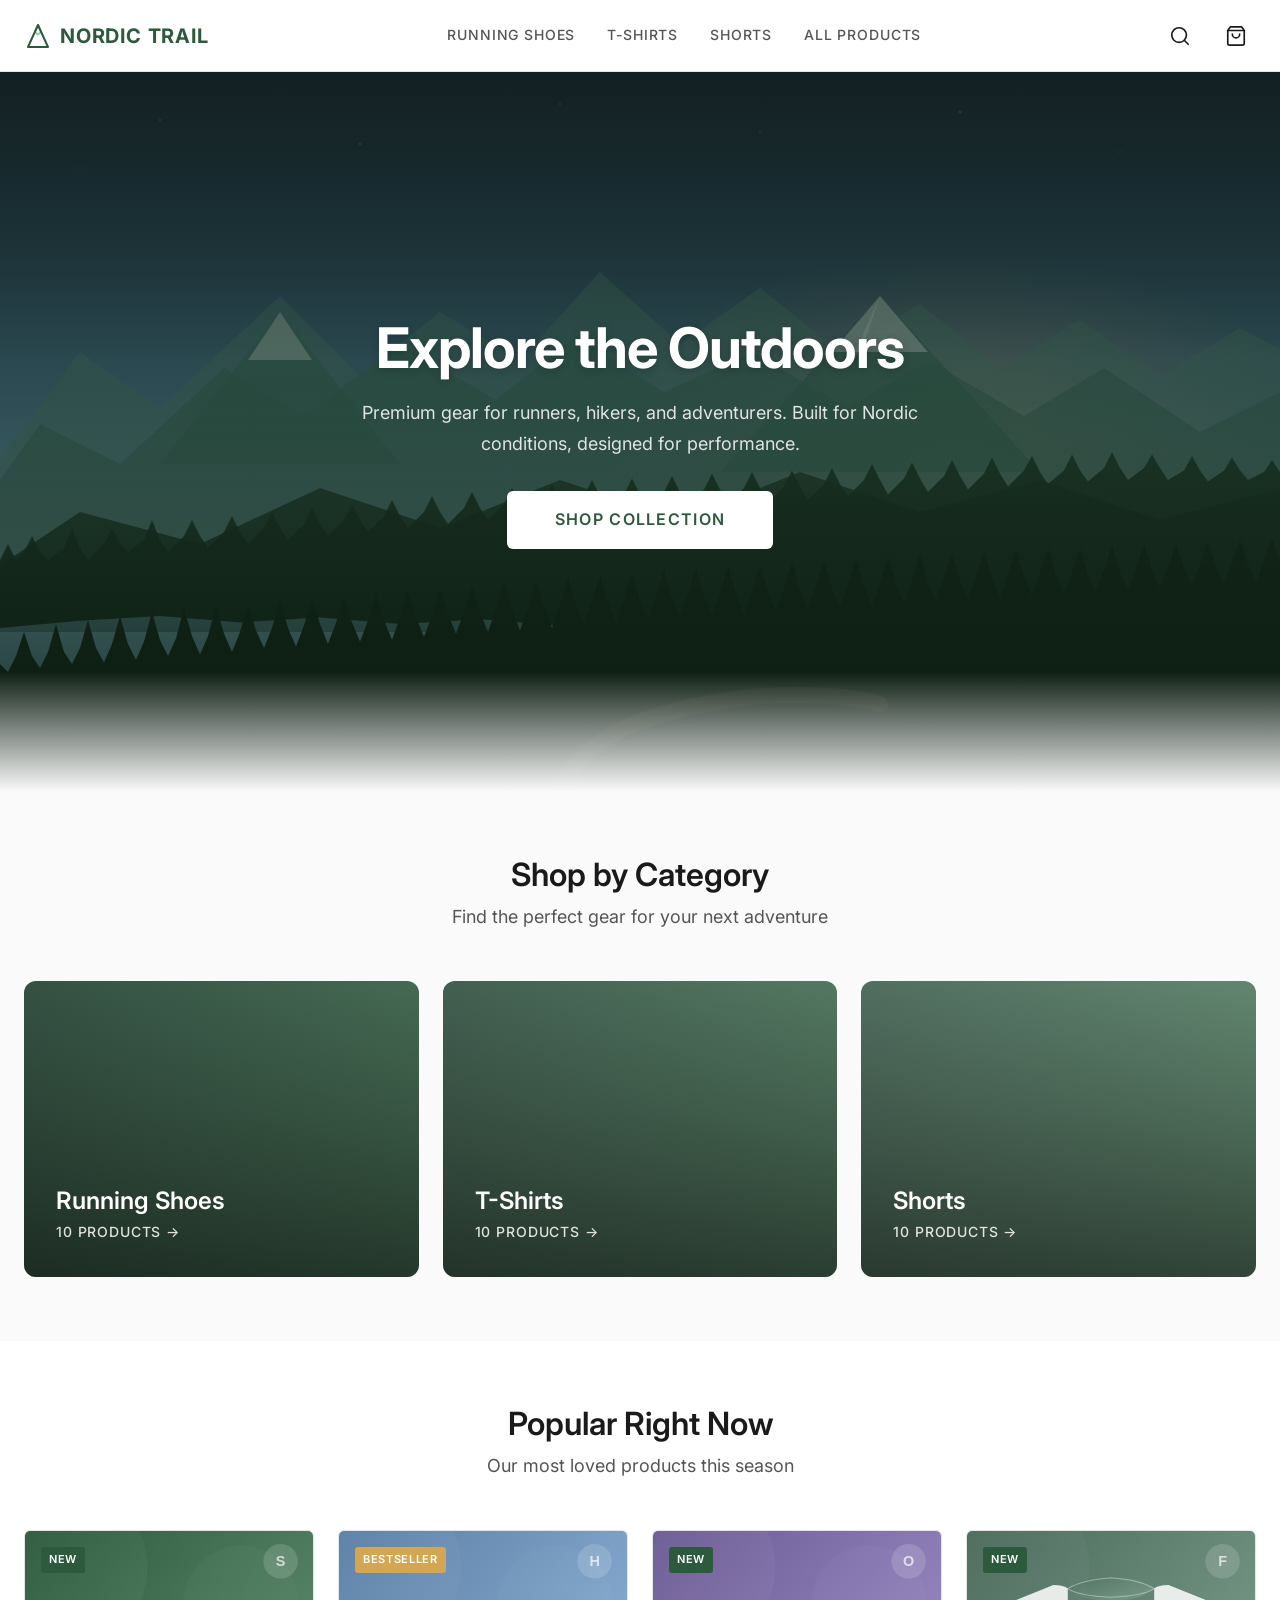
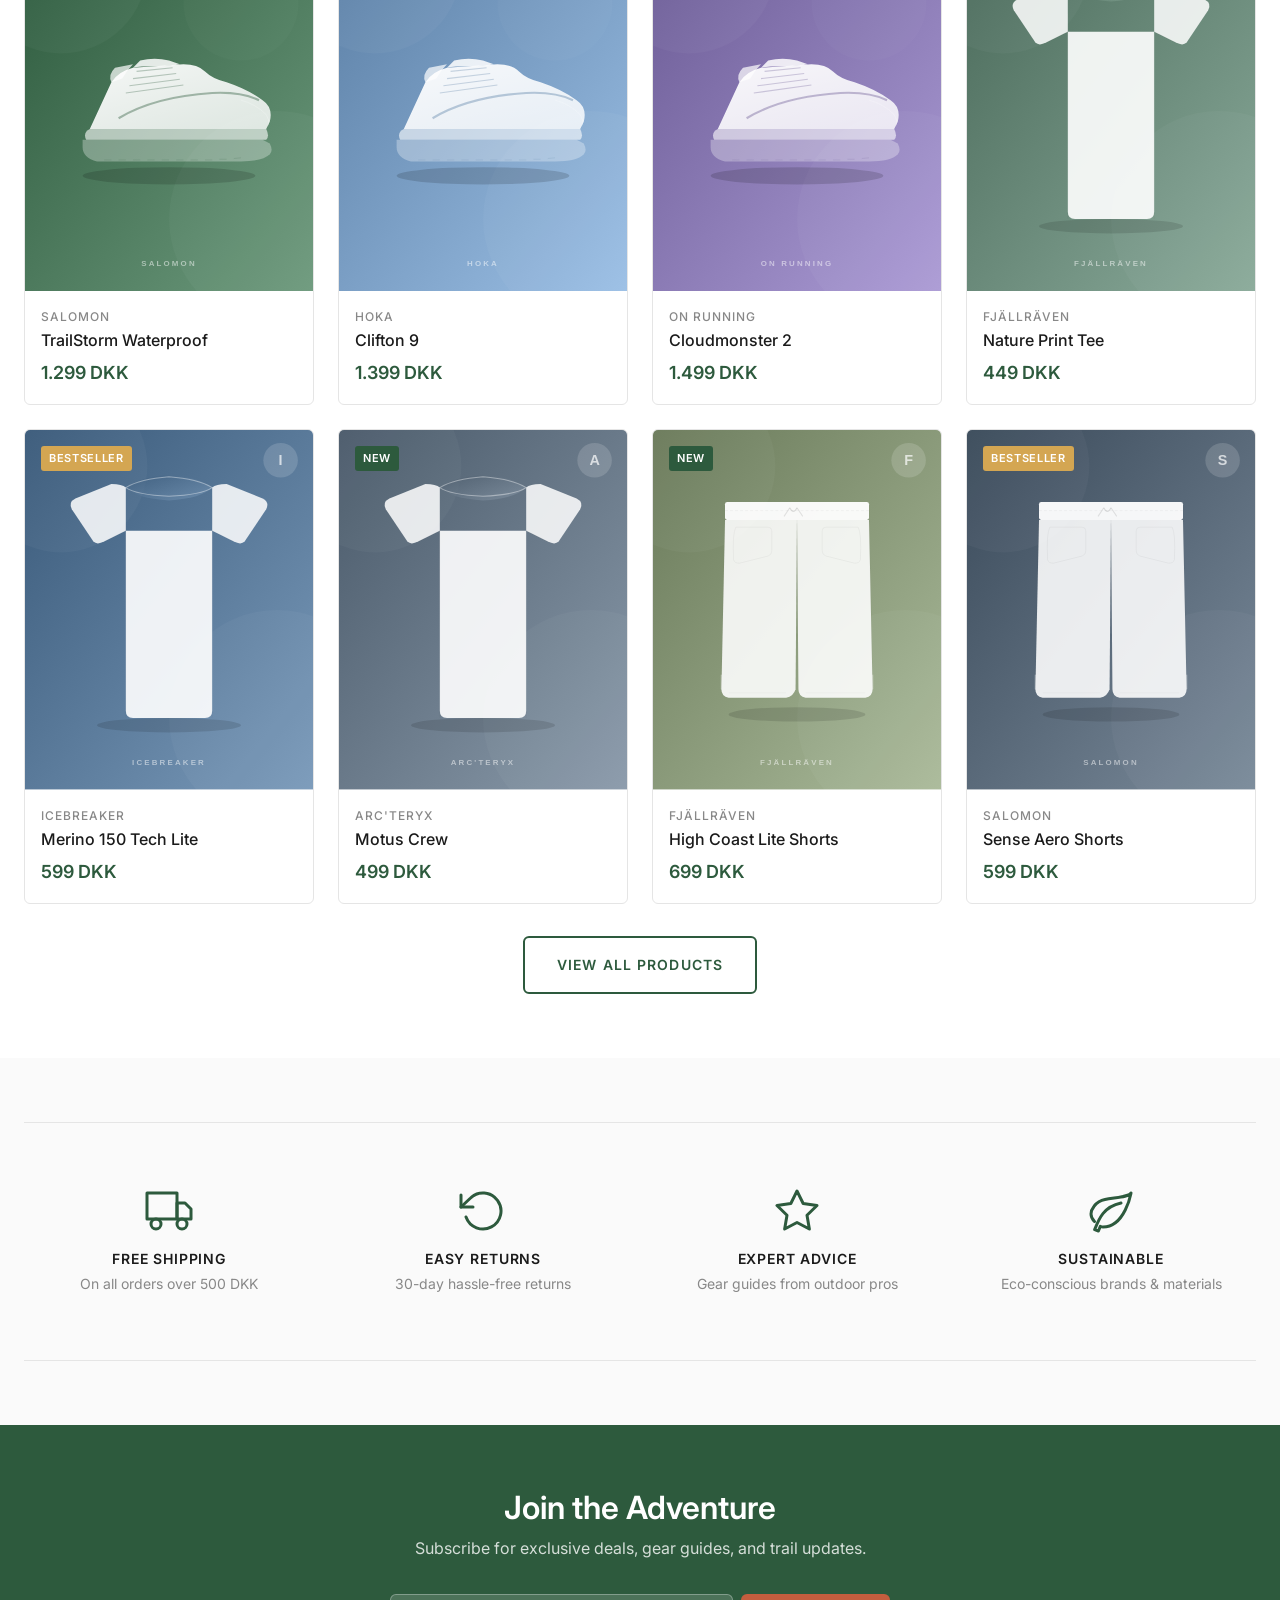
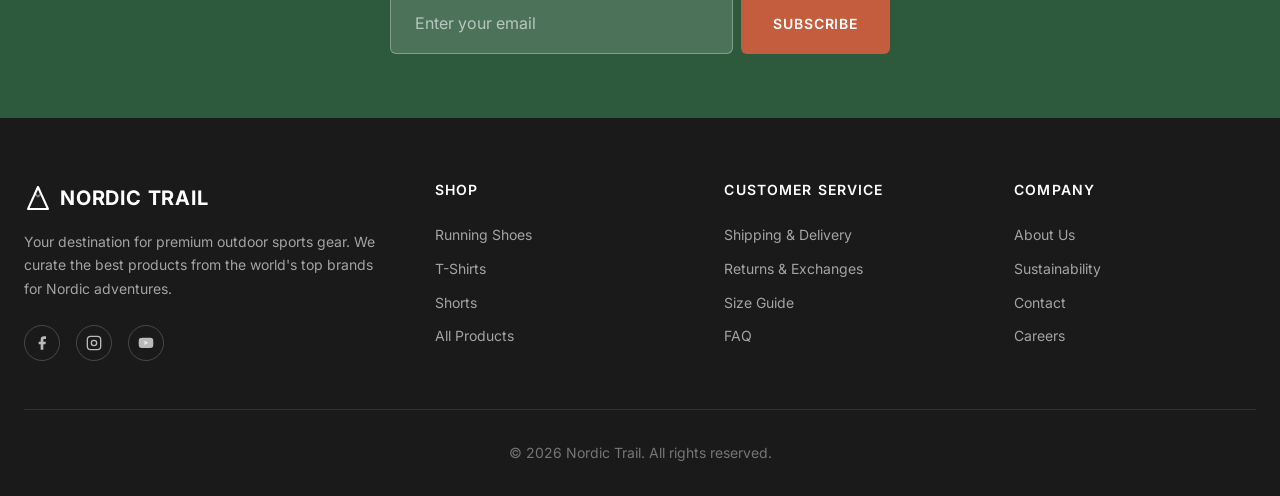
<file: index.html>
<!DOCTYPE html>
<html lang="en">
<head>
  <meta charset="UTF-8">
  <meta name="viewport" content="width=device-width, initial-scale=1.0">
  <title>Nordic Trail - Outdoor Sports & Running Gear</title>
  <meta name="description" content="Premium outdoor sports gear for runners, hikers, and adventurers. Shop running shoes, t-shirts, shorts from top brands.">
  <link rel="preconnect" href="https://fonts.googleapis.com">
  <link rel="preconnect" href="https://fonts.gstatic.com" crossorigin>
  <link href="https://fonts.googleapis.com/css2?family=Inter:wght@400;500;600;700&display=swap" rel="stylesheet">
  <link rel="stylesheet" href="css/styles.css">
</head>
<body data-page="home">

  <!-- SVG Icons -->
  <div style="display:none">
    <svg xmlns="http://www.w3.org/2000/svg">
      <symbol id="icon-search" viewBox="0 0 24 24"><circle cx="11" cy="11" r="8"/><line x1="21" y1="21" x2="16.65" y2="16.65"/></symbol>
      <symbol id="icon-cart" viewBox="0 0 24 24"><path d="M6 2L3 6v14a2 2 0 002 2h14a2 2 0 002-2V6l-3-4z"/><line x1="3" y1="6" x2="21" y2="6"/><path d="M16 10a4 4 0 01-8 0"/></symbol>
      <symbol id="icon-menu" viewBox="0 0 24 24"><line x1="3" y1="6" x2="21" y2="6"/><line x1="3" y1="12" x2="21" y2="12"/><line x1="3" y1="18" x2="21" y2="18"/></symbol>
      <symbol id="icon-close" viewBox="0 0 24 24"><line x1="18" y1="6" x2="6" y2="18"/><line x1="6" y1="6" x2="18" y2="18"/></symbol>
    </svg>
  </div>

  <!-- Header -->
  <header class="header">
    <div class="header-inner">
      <a href="index.html" class="logo">
        <svg viewBox="0 0 28 28" fill="none" stroke="currentColor" stroke-width="2" stroke-linecap="round" stroke-linejoin="round">
          <path d="M14 3L4 25h20L14 3z"/>
          <path d="M14 3l3 7-3 2.5L11 10l3-7z" opacity="0.4"/>
        </svg>
        NORDIC TRAIL
      </a>

      <nav class="nav-links">
        <a href="products.html?category=running-shoes">Running Shoes</a>
        <a href="products.html?category=t-shirts">T-Shirts</a>
        <a href="products.html?category=shorts">Shorts</a>
        <a href="products.html">All Products</a>
      </nav>

      <div class="header-actions">
        <button class="header-btn search-btn" aria-label="Search products">
          <svg><use href="#icon-search"/></svg>
        </button>
        <button class="header-btn cart-btn" aria-label="Open cart">
          <svg><use href="#icon-cart"/></svg>
          <span class="cart-count" aria-live="polite">0</span>
        </button>
        <button class="hamburger" aria-label="Open menu">
          <svg><use href="#icon-menu"/></svg>
        </button>
      </div>
    </div>
  </header>

  <!-- Mobile Menu -->
  <div class="mobile-menu-overlay"></div>
  <div class="mobile-menu">
    <div class="mobile-menu-header">
      <span class="logo" style="font-size:1rem">NORDIC TRAIL</span>
      <button class="mobile-menu-close" aria-label="Close menu">
        <svg><use href="#icon-close"/></svg>
      </button>
    </div>
    <nav class="mobile-nav-links">
      <a href="products.html?category=running-shoes">Running Shoes</a>
      <a href="products.html?category=t-shirts">T-Shirts</a>
      <a href="products.html?category=shorts">Shorts</a>
      <a href="products.html">All Products</a>
    </nav>
  </div>

  <!-- Search Overlay -->
  <div class="search-overlay">
    <div class="search-box">
      <div class="search-input-wrap">
        <svg viewBox="0 0 24 24" fill="none" stroke="currentColor" stroke-width="2" stroke-linecap="round" stroke-linejoin="round"><circle cx="11" cy="11" r="8"/><line x1="21" y1="21" x2="16.65" y2="16.65"/></svg>
        <input type="text" class="search-input" placeholder="Search for products, brands...">
      </div>
      <div class="search-results"></div>
    </div>
  </div>

  <main>
    <!-- Hero -->
    <section class="hero">
      <div class="hero-content">
        <h1>Explore the Outdoors</h1>
        <p>Premium gear for runners, hikers, and adventurers. Built for Nordic conditions, designed for performance.</p>
        <a href="products.html" class="btn btn-white btn-lg">Shop Collection</a>
      </div>
    </section>

    <!-- Categories -->
    <section class="section">
      <div class="container">
        <div class="section-header">
          <h2>Shop by Category</h2>
          <p>Find the perfect gear for your next adventure</p>
        </div>
        <div class="category-grid">
          <a href="products.html?category=running-shoes" class="category-card category-card-shoes">
            <div class="category-card-content">
              <h3>Running Shoes</h3>
              <span>10 Products &rarr;</span>
            </div>
          </a>
          <a href="products.html?category=t-shirts" class="category-card category-card-tshirts">
            <div class="category-card-content">
              <h3>T-Shirts</h3>
              <span>10 Products &rarr;</span>
            </div>
          </a>
          <a href="products.html?category=shorts" class="category-card category-card-shorts">
            <div class="category-card-content">
              <h3>Shorts</h3>
              <span>10 Products &rarr;</span>
            </div>
          </a>
        </div>
      </div>
    </section>

    <!-- Featured Products -->
    <section class="section" style="background: var(--color-surface)">
      <div class="container">
        <div class="section-header">
          <h2>Popular Right Now</h2>
          <p>Our most loved products this season</p>
        </div>
        <div class="product-grid featured-grid"></div>
        <div style="text-align:center;margin-top:var(--space-xl)">
          <a href="products.html" class="btn btn-outline">View All Products</a>
        </div>
      </div>
    </section>

    <!-- Value Propositions -->
    <section class="section">
      <div class="container">
        <div class="values-grid">
          <div class="value-item">
            <div class="value-icon">
              <svg viewBox="0 0 24 24" stroke-linecap="round" stroke-linejoin="round">
                <rect x="1" y="3" width="15" height="13"/><polygon points="16 8 20 8 23 11 23 16 16 16 16 8"/><circle cx="5.5" cy="18.5" r="2.5"/><circle cx="18.5" cy="18.5" r="2.5"/>
              </svg>
            </div>
            <h4>Free Shipping</h4>
            <p>On all orders over 500 DKK</p>
          </div>
          <div class="value-item">
            <div class="value-icon">
              <svg viewBox="0 0 24 24" stroke-linecap="round" stroke-linejoin="round">
                <polyline points="1 4 1 10 7 10"/><path d="M3.51 15a9 9 0 102.13-9.36L1 10"/>
              </svg>
            </div>
            <h4>Easy Returns</h4>
            <p>30-day hassle-free returns</p>
          </div>
          <div class="value-item">
            <div class="value-icon">
              <svg viewBox="0 0 24 24" stroke-linecap="round" stroke-linejoin="round">
                <polygon points="12 2 15.09 8.26 22 9.27 17 14.14 18.18 21.02 12 17.77 5.82 21.02 7 14.14 2 9.27 8.91 8.26 12 2"/>
              </svg>
            </div>
            <h4>Expert Advice</h4>
            <p>Gear guides from outdoor pros</p>
          </div>
          <div class="value-item">
            <div class="value-icon">
              <svg viewBox="0 0 24 24" stroke-linecap="round" stroke-linejoin="round">
                <path d="M17 8C8 10 5.9 16.17 3.82 21.34l1.89.66.95-2.3c.48.17.98.3 1.34.3C19 20 22 3 22 3c-1 2-8 2.25-13 3.25S2 11.5 2 13.5s1.75 3.75 1.75 3.75"/>
              </svg>
            </div>
            <h4>Sustainable</h4>
            <p>Eco-conscious brands & materials</p>
          </div>
        </div>
      </div>
    </section>

    <!-- Newsletter -->
    <section class="newsletter">
      <div class="container">
        <h2>Join the Adventure</h2>
        <p>Subscribe for exclusive deals, gear guides, and trail updates.</p>
        <form class="newsletter-form">
          <input type="email" placeholder="Enter your email" required>
          <button type="submit" class="btn">Subscribe</button>
        </form>
        <p class="newsletter-success">Thanks for subscribing! Welcome to the trail.</p>
      </div>
    </section>
  </main>

  <!-- Footer -->
  <footer class="footer">
    <div class="container">
      <div class="footer-grid">
        <div class="footer-about">
          <div class="logo" style="color:white">
            <svg viewBox="0 0 28 28" width="24" height="24" fill="none" stroke="currentColor" stroke-width="2" stroke-linecap="round" stroke-linejoin="round">
              <path d="M14 3L4 25h20L14 3z"/>
              <path d="M14 3l3 7-3 2.5L11 10l3-7z" opacity="0.4"/>
            </svg>
            NORDIC TRAIL
          </div>
          <p>Your destination for premium outdoor sports gear. We curate the best products from the world's top brands for Nordic adventures.</p>
          <div class="footer-social">
            <a href="#" aria-label="Facebook"><svg viewBox="0 0 24 24"><path d="M18 2h-3a5 5 0 00-5 5v3H7v4h3v8h4v-8h3l1-4h-4V7a1 1 0 011-1h3z"/></svg></a>
            <a href="#" aria-label="Instagram"><svg viewBox="0 0 24 24"><rect x="2" y="2" width="20" height="20" rx="5" ry="5" fill="none" stroke="rgba(255,255,255,0.7)" stroke-width="2"/><circle cx="12" cy="12" r="4" fill="none" stroke="rgba(255,255,255,0.7)" stroke-width="2"/></svg></a>
            <a href="#" aria-label="YouTube"><svg viewBox="0 0 24 24"><path d="M22.54 6.42a2.78 2.78 0 00-1.94-2C18.88 4 12 4 12 4s-6.88 0-8.6.46a2.78 2.78 0 00-1.94 2A29 29 0 001 11.75a29 29 0 00.46 5.33A2.78 2.78 0 003.4 19.1c1.72.46 8.6.46 8.6.46s6.88 0 8.6-.46a2.78 2.78 0 001.94-2 29 29 0 00.46-5.25 29 29 0 00-.46-5.43z"/><polygon points="9.75 15.02 15.5 11.75 9.75 8.48 9.75 15.02"/></svg></a>
          </div>
        </div>
        <div>
          <h4>Shop</h4>
          <ul class="footer-links">
            <li><a href="products.html?category=running-shoes">Running Shoes</a></li>
            <li><a href="products.html?category=t-shirts">T-Shirts</a></li>
            <li><a href="products.html?category=shorts">Shorts</a></li>
            <li><a href="products.html">All Products</a></li>
          </ul>
        </div>
        <div>
          <h4>Customer Service</h4>
          <ul class="footer-links">
            <li><a href="#">Shipping & Delivery</a></li>
            <li><a href="#">Returns & Exchanges</a></li>
            <li><a href="#">Size Guide</a></li>
            <li><a href="#">FAQ</a></li>
          </ul>
        </div>
        <div>
          <h4>Company</h4>
          <ul class="footer-links">
            <li><a href="#">About Us</a></li>
            <li><a href="#">Sustainability</a></li>
            <li><a href="#">Contact</a></li>
            <li><a href="#">Careers</a></li>
          </ul>
        </div>
      </div>
      <div class="footer-bottom">
        &copy; 2026 Nordic Trail. All rights reserved.
      </div>
    </div>
  </footer>

  <!-- Cart Drawer -->
  <div class="cart-overlay"></div>
  <div class="cart-drawer">
    <div class="cart-drawer-header">
      <h3>Your Cart (0)</h3>
      <button class="cart-close-btn" aria-label="Close cart">
        <svg viewBox="0 0 24 24" stroke-linecap="round" stroke-linejoin="round"><line x1="18" y1="6" x2="6" y2="18"/><line x1="6" y1="6" x2="18" y2="18"/></svg>
      </button>
    </div>
    <div class="cart-items"></div>
    <div class="cart-drawer-footer" style="display:none">
      <div class="cart-subtotal">
        <span>Subtotal</span>
        <span class="cart-subtotal-amount">0 DKK</span>
      </div>
      <button class="cart-checkout-btn">Checkout</button>
      <a href="#" class="cart-continue">Continue Shopping</a>
    </div>
  </div>

  <script src="js/data/products.js"></script>
  <script src="js/cart.js"></script>
  <script src="js/app.js"></script>
</body>
</html>
</file>
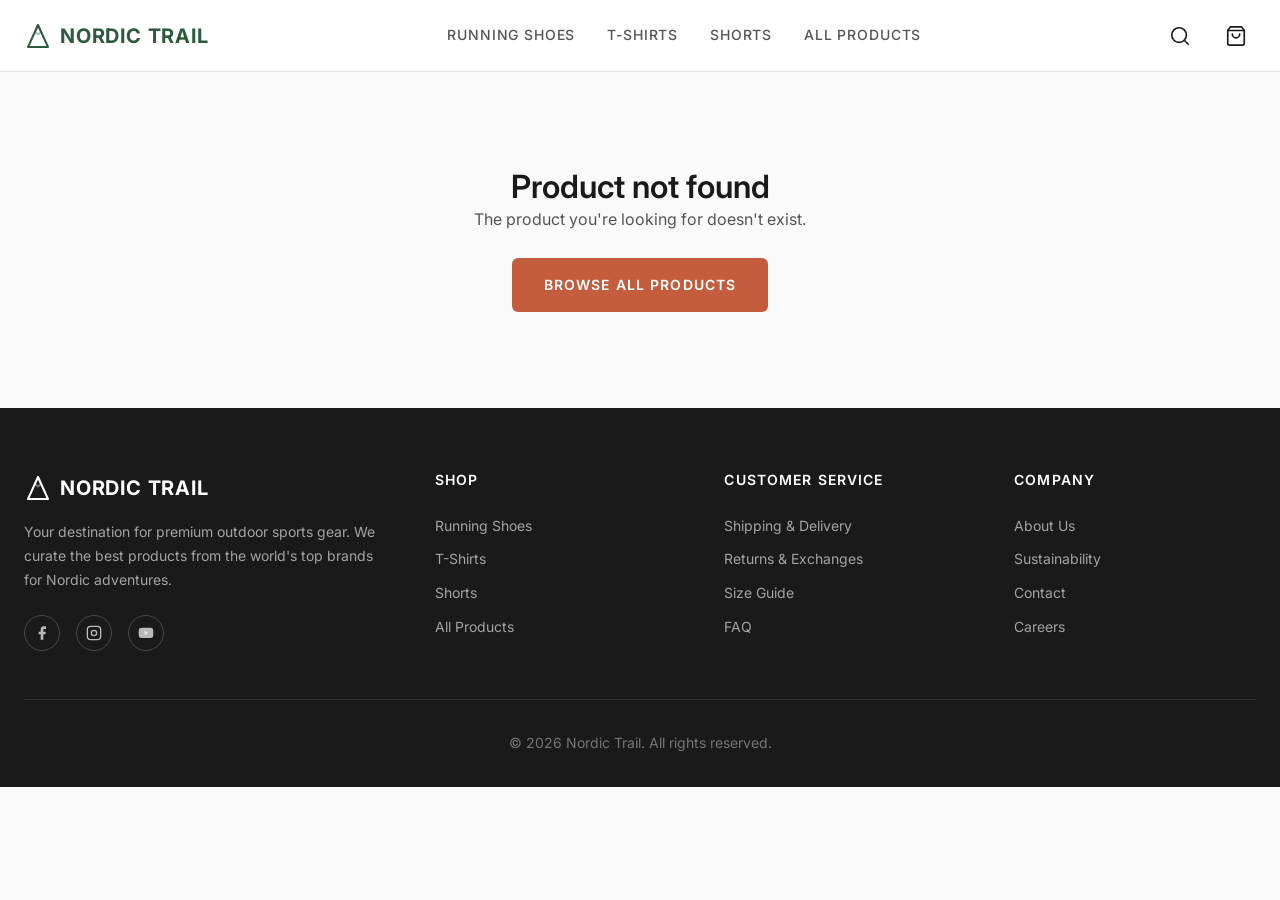
<file: product-detail.html>
<!DOCTYPE html>
<html lang="en">
<head>
  <meta charset="UTF-8">
  <meta name="viewport" content="width=device-width, initial-scale=1.0">
  <title>Product Detail - Nordic Trail</title>
  <meta name="description" content="View product details, select your size, and add to cart.">
  <link rel="preconnect" href="https://fonts.googleapis.com">
  <link rel="preconnect" href="https://fonts.gstatic.com" crossorigin>
  <link href="https://fonts.googleapis.com/css2?family=Inter:wght@400;500;600;700&display=swap" rel="stylesheet">
  <link rel="stylesheet" href="css/styles.css">
</head>
<body data-page="detail">

  <!-- SVG Icons -->
  <div style="display:none">
    <svg xmlns="http://www.w3.org/2000/svg">
      <symbol id="icon-search" viewBox="0 0 24 24"><circle cx="11" cy="11" r="8"/><line x1="21" y1="21" x2="16.65" y2="16.65"/></symbol>
      <symbol id="icon-cart" viewBox="0 0 24 24"><path d="M6 2L3 6v14a2 2 0 002 2h14a2 2 0 002-2V6l-3-4z"/><line x1="3" y1="6" x2="21" y2="6"/><path d="M16 10a4 4 0 01-8 0"/></symbol>
      <symbol id="icon-menu" viewBox="0 0 24 24"><line x1="3" y1="6" x2="21" y2="6"/><line x1="3" y1="12" x2="21" y2="12"/><line x1="3" y1="18" x2="21" y2="18"/></symbol>
      <symbol id="icon-close" viewBox="0 0 24 24"><line x1="18" y1="6" x2="6" y2="18"/><line x1="6" y1="6" x2="18" y2="18"/></symbol>
      <symbol id="icon-chevron-down" viewBox="0 0 24 24"><polyline points="6 9 12 15 18 9"/></symbol>
    </svg>
  </div>

  <!-- Header -->
  <header class="header">
    <div class="header-inner">
      <a href="index.html" class="logo">
        <svg viewBox="0 0 28 28" width="28" height="28" fill="none" stroke="currentColor" stroke-width="2" stroke-linecap="round" stroke-linejoin="round">
          <path d="M14 3L4 25h20L14 3z"/>
          <path d="M14 3l3 7-3 2.5L11 10l3-7z" opacity="0.4"/>
        </svg>
        NORDIC TRAIL
      </a>

      <nav class="nav-links">
        <a href="products.html?category=running-shoes">Running Shoes</a>
        <a href="products.html?category=t-shirts">T-Shirts</a>
        <a href="products.html?category=shorts">Shorts</a>
        <a href="products.html">All Products</a>
      </nav>

      <div class="header-actions">
        <button class="header-btn search-btn" aria-label="Search products">
          <svg><use href="#icon-search"/></svg>
        </button>
        <button class="header-btn cart-btn" aria-label="Open cart">
          <svg><use href="#icon-cart"/></svg>
          <span class="cart-count" aria-live="polite">0</span>
        </button>
        <button class="hamburger" aria-label="Open menu">
          <svg><use href="#icon-menu"/></svg>
        </button>
      </div>
    </div>
  </header>

  <!-- Mobile Menu -->
  <div class="mobile-menu-overlay"></div>
  <div class="mobile-menu">
    <div class="mobile-menu-header">
      <span class="logo" style="font-size:1rem">NORDIC TRAIL</span>
      <button class="mobile-menu-close" aria-label="Close menu">
        <svg><use href="#icon-close"/></svg>
      </button>
    </div>
    <nav class="mobile-nav-links">
      <a href="products.html?category=running-shoes">Running Shoes</a>
      <a href="products.html?category=t-shirts">T-Shirts</a>
      <a href="products.html?category=shorts">Shorts</a>
      <a href="products.html">All Products</a>
    </nav>
  </div>

  <!-- Search Overlay -->
  <div class="search-overlay">
    <div class="search-box">
      <div class="search-input-wrap">
        <svg viewBox="0 0 24 24" fill="none" stroke="currentColor" stroke-width="2" stroke-linecap="round" stroke-linejoin="round"><circle cx="11" cy="11" r="8"/><line x1="21" y1="21" x2="16.65" y2="16.65"/></svg>
        <input type="text" class="search-input" placeholder="Search for products, brands...">
      </div>
      <div class="search-results"></div>
    </div>
  </div>

  <main class="product-detail-container">
    <div class="container">
      <!-- Breadcrumb -->
      <div class="page-header">
        <div class="breadcrumb">
          <a href="index.html">Home</a> / <a href="products.html" class="breadcrumb-category">Products</a> / <span class="breadcrumb-product">Product</span>
        </div>
      </div>

      <!-- Product Detail -->
      <div class="product-detail">
        <div class="product-detail-image">
          <img src="" alt="Product image">
        </div>
        <div class="product-detail-info">
          <span class="product-badge detail-badge" style="display:none;margin-bottom:12px"></span>
          <div class="detail-brand"></div>
          <h1 class="detail-name"></h1>
          <div class="detail-price"></div>
          <p class="detail-description"></p>

          <!-- Size Selector -->
          <div class="size-selector">
            <span class="size-selector-label">Select Size</span>
            <div class="size-options"></div>
          </div>

          <!-- Add to Cart -->
          <button class="add-to-cart-btn" disabled>Add to Cart</button>

          <!-- Product Details Accordion -->
          <div class="product-details-accordion">
            <div class="accordion-item">
              <button class="accordion-trigger">
                Materials & Specs
                <svg viewBox="0 0 24 24" stroke-linecap="round" stroke-linejoin="round"><use href="#icon-chevron-down"/></svg>
              </button>
              <div class="accordion-content">
                <p class="detail-materials"></p>
                <p class="detail-weight" style="margin-top:8px"></p>
              </div>
            </div>
            <div class="accordion-item">
              <button class="accordion-trigger">
                Shipping & Returns
                <svg viewBox="0 0 24 24" stroke-linecap="round" stroke-linejoin="round"><use href="#icon-chevron-down"/></svg>
              </button>
              <div class="accordion-content">
                <p>Free shipping on orders over 500 DKK. Standard delivery 2-4 business days. Express delivery available.</p>
                <p style="margin-top:8px">Free returns within 30 days. Items must be unworn with original tags attached.</p>
              </div>
            </div>
          </div>
        </div>
      </div>

      <!-- Related Products -->
      <section class="related-products">
        <h2>You Might Also Like</h2>
        <div class="product-grid related-grid"></div>
      </section>
    </div>
  </main>

  <!-- Footer -->
  <footer class="footer">
    <div class="container">
      <div class="footer-grid">
        <div class="footer-about">
          <div class="logo" style="color:white">
            <svg viewBox="0 0 28 28" width="24" height="24" fill="none" stroke="currentColor" stroke-width="2" stroke-linecap="round" stroke-linejoin="round">
              <path d="M14 3L4 25h20L14 3z"/>
              <path d="M14 3l3 7-3 2.5L11 10l3-7z" opacity="0.4"/>
            </svg>
            NORDIC TRAIL
          </div>
          <p>Your destination for premium outdoor sports gear. We curate the best products from the world's top brands for Nordic adventures.</p>
          <div class="footer-social">
            <a href="#" aria-label="Facebook"><svg viewBox="0 0 24 24"><path d="M18 2h-3a5 5 0 00-5 5v3H7v4h3v8h4v-8h3l1-4h-4V7a1 1 0 011-1h3z"/></svg></a>
            <a href="#" aria-label="Instagram"><svg viewBox="0 0 24 24"><rect x="2" y="2" width="20" height="20" rx="5" ry="5" fill="none" stroke="rgba(255,255,255,0.7)" stroke-width="2"/><circle cx="12" cy="12" r="4" fill="none" stroke="rgba(255,255,255,0.7)" stroke-width="2"/></svg></a>
            <a href="#" aria-label="YouTube"><svg viewBox="0 0 24 24"><path d="M22.54 6.42a2.78 2.78 0 00-1.94-2C18.88 4 12 4 12 4s-6.88 0-8.6.46a2.78 2.78 0 00-1.94 2A29 29 0 001 11.75a29 29 0 00.46 5.33A2.78 2.78 0 003.4 19.1c1.72.46 8.6.46 8.6.46s6.88 0 8.6-.46a2.78 2.78 0 001.94-2 29 29 0 00.46-5.25 29 29 0 00-.46-5.43z"/><polygon points="9.75 15.02 15.5 11.75 9.75 8.48 9.75 15.02"/></svg></a>
          </div>
        </div>
        <div>
          <h4>Shop</h4>
          <ul class="footer-links">
            <li><a href="products.html?category=running-shoes">Running Shoes</a></li>
            <li><a href="products.html?category=t-shirts">T-Shirts</a></li>
            <li><a href="products.html?category=shorts">Shorts</a></li>
            <li><a href="products.html">All Products</a></li>
          </ul>
        </div>
        <div>
          <h4>Customer Service</h4>
          <ul class="footer-links">
            <li><a href="#">Shipping & Delivery</a></li>
            <li><a href="#">Returns & Exchanges</a></li>
            <li><a href="#">Size Guide</a></li>
            <li><a href="#">FAQ</a></li>
          </ul>
        </div>
        <div>
          <h4>Company</h4>
          <ul class="footer-links">
            <li><a href="#">About Us</a></li>
            <li><a href="#">Sustainability</a></li>
            <li><a href="#">Contact</a></li>
            <li><a href="#">Careers</a></li>
          </ul>
        </div>
      </div>
      <div class="footer-bottom">
        &copy; 2026 Nordic Trail. All rights reserved.
      </div>
    </div>
  </footer>

  <!-- Cart Drawer -->
  <div class="cart-overlay"></div>
  <div class="cart-drawer">
    <div class="cart-drawer-header">
      <h3>Your Cart (0)</h3>
      <button class="cart-close-btn" aria-label="Close cart">
        <svg viewBox="0 0 24 24" stroke-linecap="round" stroke-linejoin="round"><line x1="18" y1="6" x2="6" y2="18"/><line x1="6" y1="6" x2="18" y2="18"/></svg>
      </button>
    </div>
    <div class="cart-items"></div>
    <div class="cart-drawer-footer" style="display:none">
      <div class="cart-subtotal">
        <span>Subtotal</span>
        <span class="cart-subtotal-amount">0 DKK</span>
      </div>
      <button class="cart-checkout-btn">Checkout</button>
      <a href="#" class="cart-continue">Continue Shopping</a>
    </div>
  </div>

  <script src="js/data/products.js"></script>
  <script src="js/cart.js"></script>
  <script src="js/app.js"></script>
</body>
</html>
</file>
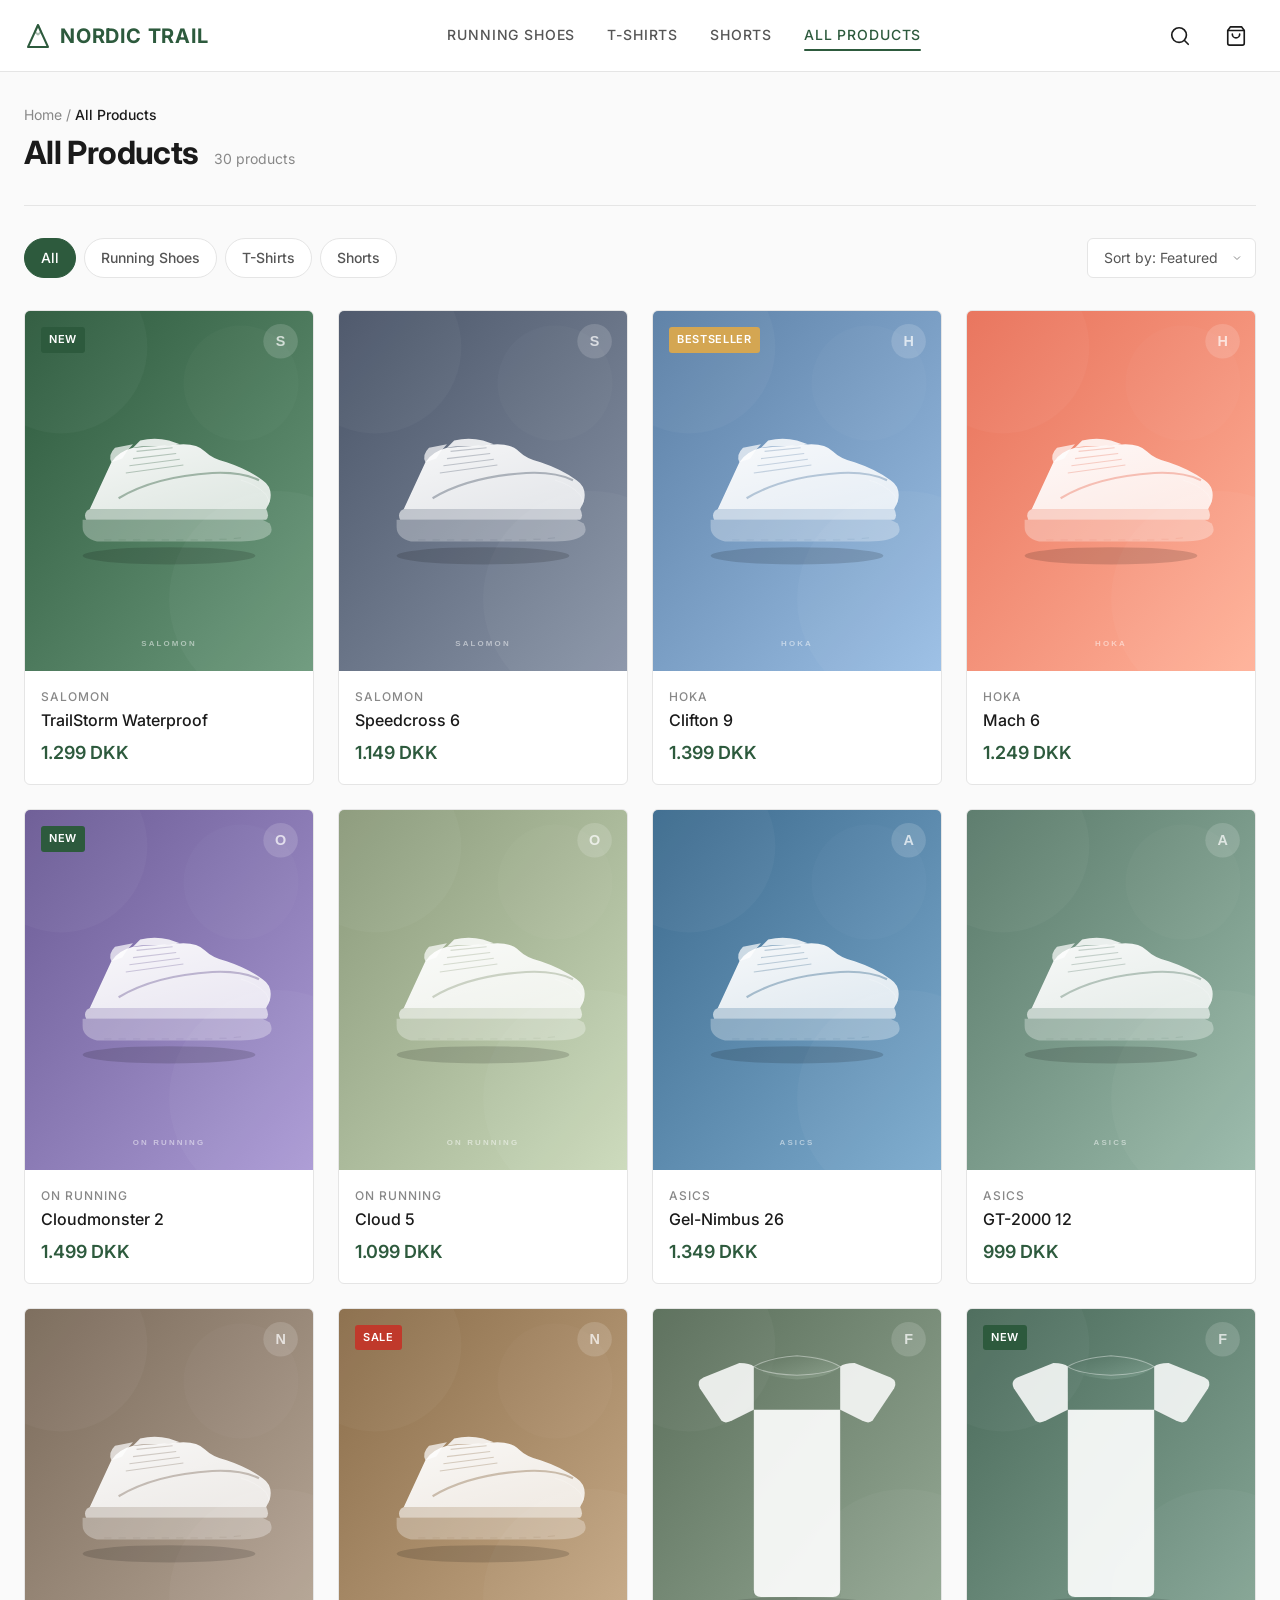
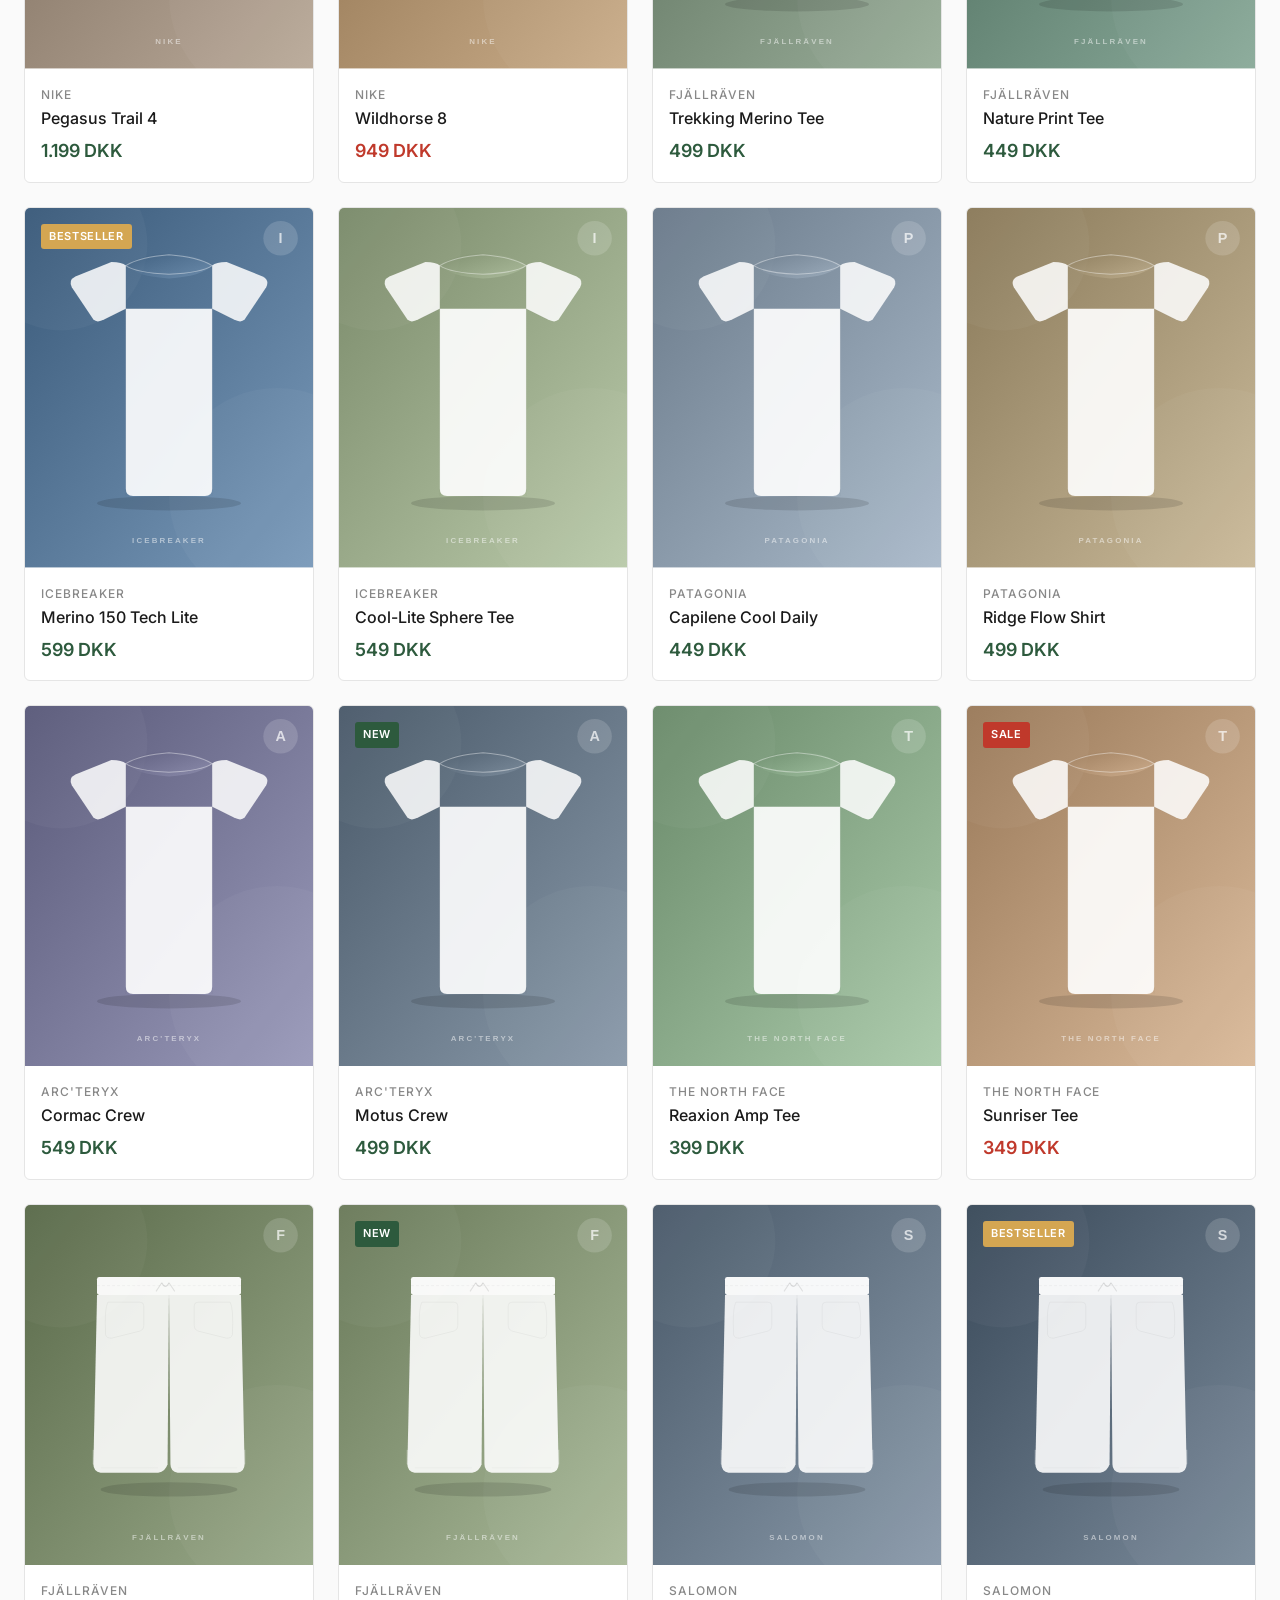
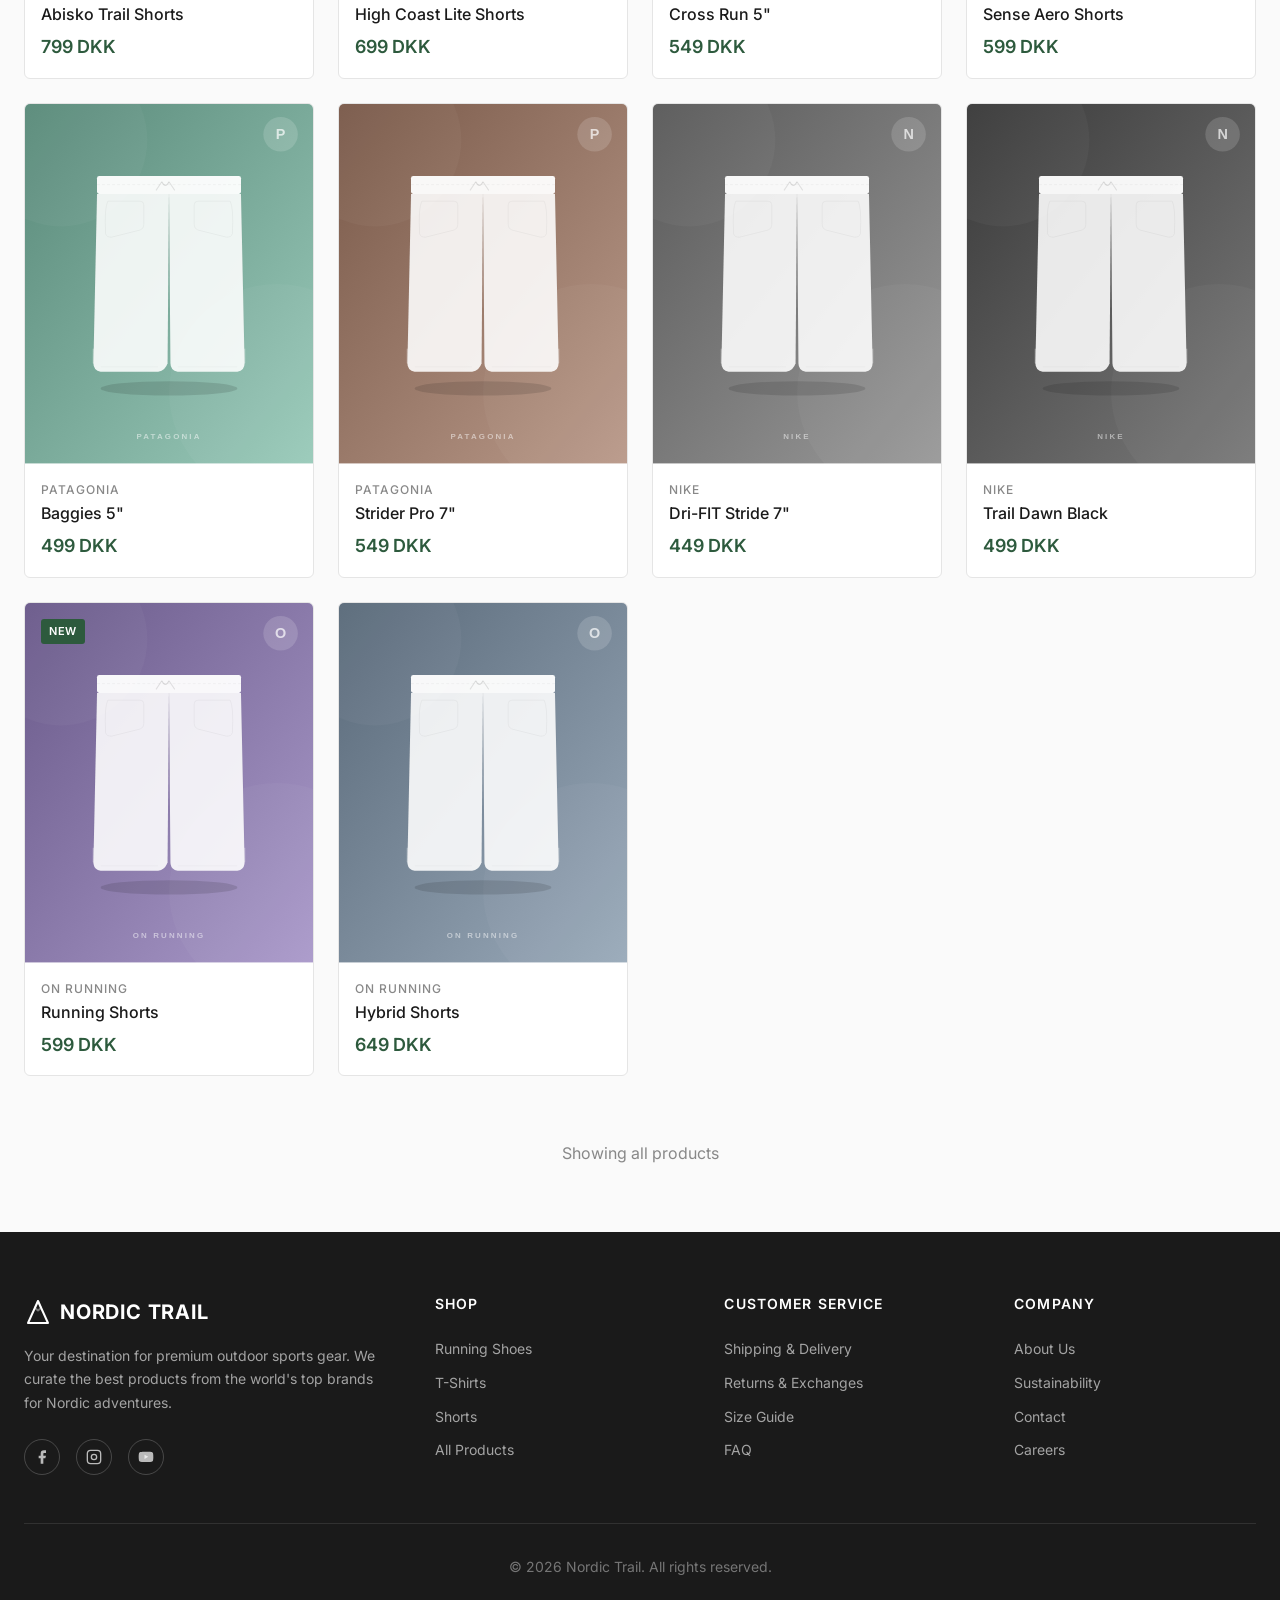
<file: products.html>
<!DOCTYPE html>
<html lang="en">
<head>
  <meta charset="UTF-8">
  <meta name="viewport" content="width=device-width, initial-scale=1.0">
  <title>All Products - Nordic Trail</title>
  <meta name="description" content="Browse our full collection of outdoor running shoes, t-shirts, and shorts from top brands.">
  <link rel="preconnect" href="https://fonts.googleapis.com">
  <link rel="preconnect" href="https://fonts.gstatic.com" crossorigin>
  <link href="https://fonts.googleapis.com/css2?family=Inter:wght@400;500;600;700&display=swap" rel="stylesheet">
  <link rel="stylesheet" href="css/styles.css">
</head>
<body data-page="products">

  <!-- SVG Icons -->
  <div style="display:none">
    <svg xmlns="http://www.w3.org/2000/svg">
      <symbol id="icon-search" viewBox="0 0 24 24"><circle cx="11" cy="11" r="8"/><line x1="21" y1="21" x2="16.65" y2="16.65"/></symbol>
      <symbol id="icon-cart" viewBox="0 0 24 24"><path d="M6 2L3 6v14a2 2 0 002 2h14a2 2 0 002-2V6l-3-4z"/><line x1="3" y1="6" x2="21" y2="6"/><path d="M16 10a4 4 0 01-8 0"/></symbol>
      <symbol id="icon-menu" viewBox="0 0 24 24"><line x1="3" y1="6" x2="21" y2="6"/><line x1="3" y1="12" x2="21" y2="12"/><line x1="3" y1="18" x2="21" y2="18"/></symbol>
      <symbol id="icon-close" viewBox="0 0 24 24"><line x1="18" y1="6" x2="6" y2="18"/><line x1="6" y1="6" x2="18" y2="18"/></symbol>
    </svg>
  </div>

  <!-- Header -->
  <header class="header">
    <div class="header-inner">
      <a href="index.html" class="logo">
        <svg viewBox="0 0 28 28" width="28" height="28" fill="none" stroke="currentColor" stroke-width="2" stroke-linecap="round" stroke-linejoin="round">
          <path d="M14 3L4 25h20L14 3z"/>
          <path d="M14 3l3 7-3 2.5L11 10l3-7z" opacity="0.4"/>
        </svg>
        NORDIC TRAIL
      </a>

      <nav class="nav-links">
        <a href="products.html?category=running-shoes">Running Shoes</a>
        <a href="products.html?category=t-shirts">T-Shirts</a>
        <a href="products.html?category=shorts">Shorts</a>
        <a href="products.html" class="active">All Products</a>
      </nav>

      <div class="header-actions">
        <button class="header-btn search-btn" aria-label="Search products">
          <svg><use href="#icon-search"/></svg>
        </button>
        <button class="header-btn cart-btn" aria-label="Open cart">
          <svg><use href="#icon-cart"/></svg>
          <span class="cart-count" aria-live="polite">0</span>
        </button>
        <button class="hamburger" aria-label="Open menu">
          <svg><use href="#icon-menu"/></svg>
        </button>
      </div>
    </div>
  </header>

  <!-- Mobile Menu -->
  <div class="mobile-menu-overlay"></div>
  <div class="mobile-menu">
    <div class="mobile-menu-header">
      <span class="logo" style="font-size:1rem">NORDIC TRAIL</span>
      <button class="mobile-menu-close" aria-label="Close menu">
        <svg><use href="#icon-close"/></svg>
      </button>
    </div>
    <nav class="mobile-nav-links">
      <a href="products.html?category=running-shoes">Running Shoes</a>
      <a href="products.html?category=t-shirts">T-Shirts</a>
      <a href="products.html?category=shorts">Shorts</a>
      <a href="products.html">All Products</a>
    </nav>
  </div>

  <!-- Search Overlay -->
  <div class="search-overlay">
    <div class="search-box">
      <div class="search-input-wrap">
        <svg viewBox="0 0 24 24" fill="none" stroke="currentColor" stroke-width="2" stroke-linecap="round" stroke-linejoin="round"><circle cx="11" cy="11" r="8"/><line x1="21" y1="21" x2="16.65" y2="16.65"/></svg>
        <input type="text" class="search-input" placeholder="Search for products, brands...">
      </div>
      <div class="search-results"></div>
    </div>
  </div>

  <main>
    <!-- Page Header -->
    <div class="container">
      <div class="page-header">
        <div class="breadcrumb">
          <a href="index.html">Home</a> / <span>All Products</span>
        </div>
        <div class="page-title">
          <h1>All Products</h1>
          <span class="product-count">30 products</span>
        </div>
      </div>

      <!-- Filter Bar -->
      <div class="filter-bar">
        <div class="filter-pills">
          <button class="filter-pill active" data-category="all">All</button>
          <button class="filter-pill" data-category="running-shoes">Running Shoes</button>
          <button class="filter-pill" data-category="t-shirts">T-Shirts</button>
          <button class="filter-pill" data-category="shorts">Shorts</button>
        </div>
        <select class="sort-select" aria-label="Sort products">
          <option value="default">Sort by: Featured</option>
          <option value="price-asc">Price: Low to High</option>
          <option value="price-desc">Price: High to Low</option>
          <option value="name-asc">Name: A to Z</option>
        </select>
      </div>

      <!-- Product Grid -->
      <div class="product-grid products-grid"></div>

      <div style="text-align:center;padding:var(--space-3xl) 0">
        <p style="color:var(--color-text-muted)">Showing all products</p>
      </div>
    </div>
  </main>

  <!-- Footer -->
  <footer class="footer">
    <div class="container">
      <div class="footer-grid">
        <div class="footer-about">
          <div class="logo" style="color:white">
            <svg viewBox="0 0 28 28" width="24" height="24" fill="none" stroke="currentColor" stroke-width="2" stroke-linecap="round" stroke-linejoin="round">
              <path d="M14 3L4 25h20L14 3z"/>
              <path d="M14 3l3 7-3 2.5L11 10l3-7z" opacity="0.4"/>
            </svg>
            NORDIC TRAIL
          </div>
          <p>Your destination for premium outdoor sports gear. We curate the best products from the world's top brands for Nordic adventures.</p>
          <div class="footer-social">
            <a href="#" aria-label="Facebook"><svg viewBox="0 0 24 24"><path d="M18 2h-3a5 5 0 00-5 5v3H7v4h3v8h4v-8h3l1-4h-4V7a1 1 0 011-1h3z"/></svg></a>
            <a href="#" aria-label="Instagram"><svg viewBox="0 0 24 24"><rect x="2" y="2" width="20" height="20" rx="5" ry="5" fill="none" stroke="rgba(255,255,255,0.7)" stroke-width="2"/><circle cx="12" cy="12" r="4" fill="none" stroke="rgba(255,255,255,0.7)" stroke-width="2"/></svg></a>
            <a href="#" aria-label="YouTube"><svg viewBox="0 0 24 24"><path d="M22.54 6.42a2.78 2.78 0 00-1.94-2C18.88 4 12 4 12 4s-6.88 0-8.6.46a2.78 2.78 0 00-1.94 2A29 29 0 001 11.75a29 29 0 00.46 5.33A2.78 2.78 0 003.4 19.1c1.72.46 8.6.46 8.6.46s6.88 0 8.6-.46a2.78 2.78 0 001.94-2 29 29 0 00.46-5.25 29 29 0 00-.46-5.43z"/><polygon points="9.75 15.02 15.5 11.75 9.75 8.48 9.75 15.02"/></svg></a>
          </div>
        </div>
        <div>
          <h4>Shop</h4>
          <ul class="footer-links">
            <li><a href="products.html?category=running-shoes">Running Shoes</a></li>
            <li><a href="products.html?category=t-shirts">T-Shirts</a></li>
            <li><a href="products.html?category=shorts">Shorts</a></li>
            <li><a href="products.html">All Products</a></li>
          </ul>
        </div>
        <div>
          <h4>Customer Service</h4>
          <ul class="footer-links">
            <li><a href="#">Shipping & Delivery</a></li>
            <li><a href="#">Returns & Exchanges</a></li>
            <li><a href="#">Size Guide</a></li>
            <li><a href="#">FAQ</a></li>
          </ul>
        </div>
        <div>
          <h4>Company</h4>
          <ul class="footer-links">
            <li><a href="#">About Us</a></li>
            <li><a href="#">Sustainability</a></li>
            <li><a href="#">Contact</a></li>
            <li><a href="#">Careers</a></li>
          </ul>
        </div>
      </div>
      <div class="footer-bottom">
        &copy; 2026 Nordic Trail. All rights reserved.
      </div>
    </div>
  </footer>

  <!-- Cart Drawer -->
  <div class="cart-overlay"></div>
  <div class="cart-drawer">
    <div class="cart-drawer-header">
      <h3>Your Cart (0)</h3>
      <button class="cart-close-btn" aria-label="Close cart">
        <svg viewBox="0 0 24 24" stroke-linecap="round" stroke-linejoin="round"><line x1="18" y1="6" x2="6" y2="18"/><line x1="6" y1="6" x2="18" y2="18"/></svg>
      </button>
    </div>
    <div class="cart-items"></div>
    <div class="cart-drawer-footer" style="display:none">
      <div class="cart-subtotal">
        <span>Subtotal</span>
        <span class="cart-subtotal-amount">0 DKK</span>
      </div>
      <button class="cart-checkout-btn">Checkout</button>
      <a href="#" class="cart-continue">Continue Shopping</a>
    </div>
  </div>

  <script src="js/data/products.js"></script>
  <script src="js/cart.js"></script>
  <script src="js/app.js"></script>
</body>
</html>
</file>
<file: css/styles.css>
/* ===== CSS RESET ===== */
*, *::before, *::after {
  box-sizing: border-box;
  margin: 0;
  padding: 0;
}

html {
  scroll-behavior: smooth;
  -webkit-text-size-adjust: 100%;
}

body {
  min-height: 100vh;
  line-height: 1.6;
  -webkit-font-smoothing: antialiased;
  -moz-osx-font-smoothing: grayscale;
}

img, svg {
  display: block;
  max-width: 100%;
}

button {
  cursor: pointer;
  font: inherit;
  border: none;
  background: none;
}

a {
  text-decoration: none;
  color: inherit;
}

ul, ol {
  list-style: none;
}

input, select, textarea {
  font: inherit;
  border: none;
  outline: none;
}

/* ===== CSS VARIABLES ===== */
:root {
  /* Primary */
  --color-primary: #2d5a3d;
  --color-primary-dark: #1e3d2a;
  --color-primary-light: #3a7a52;

  /* Neutrals */
  --color-bg: #fafafa;
  --color-surface: #ffffff;
  --color-border: #e5e5e5;
  --color-border-dark: #d0d0d0;

  /* Text */
  --color-text-primary: #1a1a1a;
  --color-text-secondary: #555555;
  --color-text-muted: #888888;

  /* Accent */
  --color-accent: #c45d3e;
  --color-accent-hover: #a84e33;
  --color-sale: #c0392b;
  --color-new: #2d5a3d;
  --color-bestseller: #d4a652;

  /* Spacing */
  --space-xs: 4px;
  --space-sm: 8px;
  --space-md: 16px;
  --space-lg: 24px;
  --space-xl: 32px;
  --space-2xl: 48px;
  --space-3xl: 64px;
  --space-4xl: 96px;

  /* Typography */
  --font-primary: 'Inter', -apple-system, BlinkMacSystemFont, 'Segoe UI', sans-serif;
  --text-xs: 0.75rem;
  --text-sm: 0.875rem;
  --text-base: 1rem;
  --text-lg: 1.125rem;
  --text-xl: 1.25rem;
  --text-2xl: 1.5rem;
  --text-3xl: 2rem;
  --text-4xl: 2.5rem;
  --text-5xl: 3.5rem;

  /* Layout */
  --container-max: 1280px;
  --header-height: 72px;
  --border-radius: 6px;
  --border-radius-lg: 12px;
  --shadow-sm: 0 1px 3px rgba(0,0,0,0.08);
  --shadow-md: 0 4px 12px rgba(0,0,0,0.1);
  --shadow-lg: 0 8px 24px rgba(0,0,0,0.12);
  --transition: 0.2s ease;
}

/* ===== BASE STYLES ===== */
body {
  font-family: var(--font-primary);
  font-size: var(--text-base);
  color: var(--color-text-primary);
  background-color: var(--color-bg);
}

h1, h2, h3, h4, h5, h6 {
  line-height: 1.2;
  font-weight: 600;
}

h1 { font-size: var(--text-5xl); font-weight: 700; letter-spacing: -0.02em; }
h2 { font-size: var(--text-3xl); }
h3 { font-size: var(--text-2xl); }
h4 { font-size: var(--text-xl); }

p {
  color: var(--color-text-secondary);
  line-height: 1.7;
}

.container {
  max-width: var(--container-max);
  margin: 0 auto;
  padding: 0 var(--space-lg);
}

/* ===== HEADER ===== */
.header {
  position: sticky;
  top: 0;
  z-index: 1000;
  background: var(--color-surface);
  height: var(--header-height);
  border-bottom: 1px solid var(--color-border);
  transition: box-shadow var(--transition);
}

.header.scrolled {
  box-shadow: var(--shadow-md);
}

.header-inner {
  display: flex;
  align-items: center;
  justify-content: space-between;
  height: 100%;
  max-width: var(--container-max);
  margin: 0 auto;
  padding: 0 var(--space-lg);
}

.logo {
  font-size: var(--text-xl);
  font-weight: 700;
  color: var(--color-primary);
  letter-spacing: 0.04em;
  display: flex;
  align-items: center;
  gap: var(--space-sm);
}

.logo svg {
  width: 28px;
  height: 28px;
}

.nav-links {
  display: flex;
  gap: var(--space-xl);
}

.nav-links a {
  font-size: var(--text-sm);
  font-weight: 500;
  color: var(--color-text-secondary);
  text-transform: uppercase;
  letter-spacing: 0.06em;
  transition: color var(--transition);
  position: relative;
}

.nav-links a:hover,
.nav-links a.active {
  color: var(--color-primary);
}

.nav-links a.active::after {
  content: '';
  position: absolute;
  bottom: -4px;
  left: 0;
  right: 0;
  height: 2px;
  background: var(--color-primary);
  border-radius: 1px;
}

.header-actions {
  display: flex;
  align-items: center;
  gap: var(--space-md);
}

.header-btn {
  position: relative;
  width: 40px;
  height: 40px;
  display: flex;
  align-items: center;
  justify-content: center;
  border-radius: 50%;
  transition: background var(--transition);
}

.header-btn:hover {
  background: var(--color-bg);
}

.header-btn svg {
  width: 22px;
  height: 22px;
  stroke: var(--color-text-primary);
  fill: none;
  stroke-width: 1.8;
  stroke-linecap: round;
  stroke-linejoin: round;
}

.cart-count {
  position: absolute;
  top: 2px;
  right: 2px;
  width: 18px;
  height: 18px;
  background: var(--color-accent);
  color: white;
  font-size: 11px;
  font-weight: 600;
  border-radius: 50%;
  display: flex;
  align-items: center;
  justify-content: center;
  display: none;
}

.cart-count.visible {
  display: flex;
}

.hamburger {
  display: none;
}

/* Mobile Menu */
.mobile-menu-overlay {
  display: none;
  position: fixed;
  inset: 0;
  background: rgba(0,0,0,0.5);
  z-index: 1001;
  opacity: 0;
  transition: opacity 0.3s ease;
}

.mobile-menu-overlay.active {
  display: block;
  opacity: 1;
}

.mobile-menu {
  position: fixed;
  top: 0;
  left: 0;
  bottom: 0;
  width: 280px;
  background: var(--color-surface);
  z-index: 1002;
  transform: translateX(-100%);
  transition: transform 0.3s ease;
  padding: var(--space-xl);
}

.mobile-menu.active {
  transform: translateX(0);
}

.mobile-menu-header {
  display: flex;
  justify-content: space-between;
  align-items: center;
  margin-bottom: var(--space-2xl);
}

.mobile-menu-close {
  width: 36px;
  height: 36px;
  display: flex;
  align-items: center;
  justify-content: center;
}

.mobile-menu-close svg {
  width: 24px;
  height: 24px;
  stroke: var(--color-text-primary);
  fill: none;
  stroke-width: 2;
}

.mobile-nav-links {
  display: flex;
  flex-direction: column;
  gap: var(--space-md);
}

.mobile-nav-links a {
  font-size: var(--text-lg);
  font-weight: 500;
  padding: var(--space-sm) 0;
  border-bottom: 1px solid var(--color-border);
  color: var(--color-text-primary);
}

.mobile-nav-links a:hover {
  color: var(--color-primary);
}

/* ===== HERO ===== */
.hero {
  position: relative;
  min-height: 80vh;
  display: flex;
  align-items: center;
  justify-content: center;
  text-align: center;
  background-color: #0e2214;
  background-image: url('../assets/images/hero-scene.svg');
  background-position: center center;
  background-size: cover;
  background-repeat: no-repeat;
  overflow: hidden;
}

.hero::before {
  content: '';
  position: absolute;
  inset: 0;
  background: rgba(0,0,0,0.1);
}

.hero::after {
  content: '';
  position: absolute;
  bottom: 0;
  left: 0;
  right: 0;
  height: 120px;
  background: linear-gradient(to top, var(--color-bg), transparent);
}

.hero-content {
  position: relative;
  z-index: 1;
  max-width: 700px;
  padding: var(--space-2xl);
}

.hero-content h1 {
  color: white;
  margin-bottom: var(--space-md);
  text-shadow: 0 2px 8px rgba(0,0,0,0.2);
}

.hero-content p {
  color: rgba(255,255,255,0.85);
  font-size: var(--text-lg);
  margin-bottom: var(--space-xl);
}

.btn {
  display: inline-flex;
  align-items: center;
  justify-content: center;
  padding: var(--space-md) var(--space-xl);
  font-size: var(--text-sm);
  font-weight: 600;
  text-transform: uppercase;
  letter-spacing: 0.08em;
  border-radius: var(--border-radius);
  transition: all var(--transition);
}

.btn-primary {
  background: var(--color-accent);
  color: white;
}

.btn-primary:hover {
  background: var(--color-accent-hover);
  transform: translateY(-1px);
  box-shadow: var(--shadow-md);
}

.btn-secondary {
  background: var(--color-primary);
  color: white;
}

.btn-secondary:hover {
  background: var(--color-primary-dark);
  transform: translateY(-1px);
}

.btn-outline {
  border: 2px solid var(--color-primary);
  color: var(--color-primary);
}

.btn-outline:hover {
  background: var(--color-primary);
  color: white;
}

.btn-white {
  background: white;
  color: var(--color-primary);
}

.btn-white:hover {
  background: rgba(255,255,255,0.9);
  transform: translateY(-1px);
  box-shadow: var(--shadow-md);
}

.btn-lg {
  padding: var(--space-md) var(--space-2xl);
  font-size: var(--text-base);
}

/* ===== SECTION STYLES ===== */
.section {
  padding: var(--space-3xl) 0;
}

.section-header {
  text-align: center;
  margin-bottom: var(--space-2xl);
}

.section-header h2 {
  margin-bottom: var(--space-sm);
}

.section-header p {
  font-size: var(--text-lg);
}

/* ===== CATEGORY CARDS ===== */
.category-grid {
  display: grid;
  grid-template-columns: repeat(3, 1fr);
  gap: var(--space-lg);
}

.category-card {
  position: relative;
  border-radius: var(--border-radius-lg);
  overflow: hidden;
  aspect-ratio: 4/3;
  display: flex;
  align-items: flex-end;
  padding: var(--space-xl);
  cursor: pointer;
  transition: transform var(--transition), box-shadow var(--transition);
}

.category-card:hover {
  transform: translateY(-4px);
  box-shadow: var(--shadow-lg);
}

.category-card::before {
  content: '';
  position: absolute;
  inset: 0;
  background: linear-gradient(to top, rgba(0,0,0,0.6), rgba(0,0,0,0.1));
}

.category-card-shoes { background: linear-gradient(135deg, #3a5a4a, #5a8a6a); }
.category-card-tshirts { background: linear-gradient(135deg, #4a6a5a, #6a9a7a); }
.category-card-shorts { background: linear-gradient(135deg, #5a7a6a, #7aaa8a); }

.category-card-content {
  position: relative;
  z-index: 1;
  color: white;
}

.category-card-content h3 {
  font-size: var(--text-2xl);
  margin-bottom: var(--space-xs);
}

.category-card-content span {
  font-size: var(--text-sm);
  opacity: 0.85;
  font-weight: 500;
  text-transform: uppercase;
  letter-spacing: 0.06em;
}

.category-icon {
  position: absolute;
  top: var(--space-xl);
  right: var(--space-xl);
  width: 60px;
  height: 60px;
  opacity: 0.3;
}

/* ===== PRODUCT CARD ===== */
.product-grid {
  display: grid;
  grid-template-columns: repeat(auto-fill, minmax(280px, 1fr));
  gap: var(--space-lg);
}

.product-card {
  background: var(--color-surface);
  border: 1px solid var(--color-border);
  border-radius: var(--border-radius);
  overflow: hidden;
  transition: transform var(--transition), box-shadow var(--transition);
  cursor: pointer;
}

.product-card:hover {
  transform: translateY(-4px);
  box-shadow: var(--shadow-lg);
}

.product-card-image {
  position: relative;
  aspect-ratio: 4/5;
  overflow: hidden;
}

.product-card-image img {
  width: 100%;
  height: 100%;
  object-fit: cover;
  transition: transform 0.3s ease;
}

.product-card:hover .product-card-image img {
  transform: scale(1.05);
}

.product-badge {
  position: absolute;
  top: var(--space-md);
  left: var(--space-md);
  padding: var(--space-xs) var(--space-sm);
  font-size: 11px;
  font-weight: 600;
  text-transform: uppercase;
  letter-spacing: 0.06em;
  border-radius: 3px;
  color: white;
}

.badge-new { background: var(--color-new); }
.badge-bestseller { background: var(--color-bestseller); }
.badge-sale { background: var(--color-sale); }

.product-quick-add {
  position: absolute;
  bottom: 0;
  left: 0;
  right: 0;
  padding: var(--space-md);
  background: rgba(255,255,255,0.95);
  transform: translateY(100%);
  transition: transform 0.3s ease;
  text-align: center;
}

.product-card:hover .product-quick-add {
  transform: translateY(0);
}

.product-quick-add button {
  width: 100%;
  padding: var(--space-sm) var(--space-md);
  background: var(--color-primary);
  color: white;
  font-size: var(--text-sm);
  font-weight: 600;
  text-transform: uppercase;
  letter-spacing: 0.06em;
  border-radius: var(--border-radius);
  transition: background var(--transition);
}

.product-quick-add button:hover {
  background: var(--color-primary-dark);
}

.product-card-info {
  padding: var(--space-md);
}

.product-brand {
  font-size: var(--text-xs);
  text-transform: uppercase;
  letter-spacing: 0.08em;
  color: var(--color-text-muted);
  margin-bottom: var(--space-xs);
  font-weight: 500;
}

.product-name {
  font-size: var(--text-base);
  font-weight: 500;
  color: var(--color-text-primary);
  margin-bottom: var(--space-sm);
  line-height: 1.3;
}

.product-price {
  font-size: var(--text-lg);
  font-weight: 600;
  color: var(--color-primary);
}

.product-price.sale {
  color: var(--color-sale);
}

/* ===== VALUE PROPOSITIONS ===== */
.values-grid {
  display: grid;
  grid-template-columns: repeat(4, 1fr);
  gap: var(--space-lg);
  padding: var(--space-2xl) 0;
  border-top: 1px solid var(--color-border);
  border-bottom: 1px solid var(--color-border);
}

.value-item {
  text-align: center;
  padding: var(--space-md);
}

.value-icon {
  width: 48px;
  height: 48px;
  margin: 0 auto var(--space-md);
  color: var(--color-primary);
}

.value-icon svg {
  width: 100%;
  height: 100%;
  stroke: var(--color-primary);
  fill: none;
  stroke-width: 1.5;
}

.value-item h4 {
  font-size: var(--text-sm);
  text-transform: uppercase;
  letter-spacing: 0.06em;
  margin-bottom: var(--space-xs);
}

.value-item p {
  font-size: var(--text-sm);
  color: var(--color-text-muted);
}

/* ===== NEWSLETTER ===== */
.newsletter {
  background: var(--color-primary);
  padding: var(--space-3xl) 0;
  text-align: center;
}

.newsletter h2 {
  color: white;
  margin-bottom: var(--space-sm);
}

.newsletter p {
  color: rgba(255,255,255,0.8);
  margin-bottom: var(--space-xl);
}

.newsletter-form {
  display: flex;
  max-width: 500px;
  margin: 0 auto;
  gap: var(--space-sm);
}

.newsletter-form input {
  flex: 1;
  padding: var(--space-md) var(--space-lg);
  border-radius: var(--border-radius);
  background: rgba(255,255,255,0.15);
  color: white;
  font-size: var(--text-base);
  border: 1px solid rgba(255,255,255,0.3);
}

.newsletter-form input::placeholder {
  color: rgba(255,255,255,0.6);
}

.newsletter-form input:focus {
  background: rgba(255,255,255,0.2);
  border-color: rgba(255,255,255,0.5);
}

.newsletter-form button {
  padding: var(--space-md) var(--space-xl);
  background: var(--color-accent);
  color: white;
  font-weight: 600;
  text-transform: uppercase;
  letter-spacing: 0.06em;
  font-size: var(--text-sm);
  border-radius: var(--border-radius);
  white-space: nowrap;
  transition: background var(--transition);
}

.newsletter-form button:hover {
  background: var(--color-accent-hover);
}

.newsletter-success {
  display: none;
  color: white;
  font-weight: 500;
  margin-top: var(--space-md);
}

/* ===== FOOTER ===== */
.footer {
  background: var(--color-text-primary);
  color: rgba(255,255,255,0.7);
  padding: var(--space-3xl) 0 var(--space-xl);
}

.footer-grid {
  display: grid;
  grid-template-columns: 1.5fr 1fr 1fr 1fr;
  gap: var(--space-2xl);
  margin-bottom: var(--space-2xl);
}

.footer-about p {
  color: rgba(255,255,255,0.6);
  font-size: var(--text-sm);
  line-height: 1.7;
  margin-top: var(--space-md);
}

.footer-social {
  display: flex;
  gap: var(--space-md);
  margin-top: var(--space-lg);
}

.footer-social a {
  width: 36px;
  height: 36px;
  border-radius: 50%;
  border: 1px solid rgba(255,255,255,0.2);
  display: flex;
  align-items: center;
  justify-content: center;
  transition: all var(--transition);
}

.footer-social a:hover {
  border-color: var(--color-primary-light);
  background: var(--color-primary);
}

.footer-social svg {
  width: 16px;
  height: 16px;
  fill: rgba(255,255,255,0.7);
}

.footer h4 {
  color: white;
  font-size: var(--text-sm);
  text-transform: uppercase;
  letter-spacing: 0.08em;
  margin-bottom: var(--space-lg);
}

.footer-links li {
  margin-bottom: var(--space-sm);
}

.footer-links a {
  font-size: var(--text-sm);
  color: rgba(255,255,255,0.6);
  transition: color var(--transition);
}

.footer-links a:hover {
  color: white;
}

.footer-bottom {
  border-top: 1px solid rgba(255,255,255,0.1);
  padding-top: var(--space-xl);
  text-align: center;
  font-size: var(--text-sm);
  color: rgba(255,255,255,0.4);
}

/* ===== PRODUCTS PAGE ===== */
.page-header {
  padding: var(--space-xl) 0;
  border-bottom: 1px solid var(--color-border);
  margin-bottom: var(--space-xl);
}

.breadcrumb {
  font-size: var(--text-sm);
  color: var(--color-text-muted);
  margin-bottom: var(--space-sm);
}

.breadcrumb a {
  color: var(--color-text-muted);
  transition: color var(--transition);
}

.breadcrumb a:hover {
  color: var(--color-primary);
}

.breadcrumb span {
  color: var(--color-text-primary);
  font-weight: 500;
}

.page-title {
  display: flex;
  align-items: baseline;
  gap: var(--space-md);
}

.page-title h1 {
  font-size: var(--text-3xl);
}

.product-count {
  font-size: var(--text-sm);
  color: var(--color-text-muted);
  font-weight: 400;
}

/* Filter Bar */
.filter-bar {
  display: flex;
  align-items: center;
  justify-content: space-between;
  margin-bottom: var(--space-xl);
  flex-wrap: wrap;
  gap: var(--space-md);
}

.filter-pills {
  display: flex;
  gap: var(--space-sm);
  flex-wrap: wrap;
}

.filter-pill {
  padding: var(--space-sm) var(--space-md);
  font-size: var(--text-sm);
  font-weight: 500;
  border-radius: 100px;
  border: 1px solid var(--color-border);
  color: var(--color-text-secondary);
  background: var(--color-surface);
  transition: all var(--transition);
  cursor: pointer;
}

.filter-pill:hover {
  border-color: var(--color-primary);
  color: var(--color-primary);
}

.filter-pill.active {
  background: var(--color-primary);
  color: white;
  border-color: var(--color-primary);
}

.sort-select {
  padding: var(--space-sm) var(--space-md);
  padding-right: var(--space-xl);
  font-size: var(--text-sm);
  border: 1px solid var(--color-border);
  border-radius: var(--border-radius);
  background: var(--color-surface);
  color: var(--color-text-secondary);
  cursor: pointer;
  appearance: none;
  background-image: url("data:image/svg+xml,%3Csvg xmlns='http://www.w3.org/2000/svg' width='12' height='12' viewBox='0 0 24 24' fill='none' stroke='%23888' stroke-width='2'%3E%3Cpath d='M6 9l6 6 6-6'/%3E%3C/svg%3E");
  background-repeat: no-repeat;
  background-position: right 12px center;
}

/* ===== PRODUCT DETAIL PAGE ===== */
.product-detail {
  display: grid;
  grid-template-columns: 1fr 1fr;
  gap: var(--space-3xl);
  padding: var(--space-2xl) 0;
}

.product-detail-image {
  aspect-ratio: 4/5;
  border-radius: var(--border-radius-lg);
  overflow: hidden;
}

.product-detail-image img {
  width: 100%;
  height: 100%;
  object-fit: cover;
}

.product-detail-info {
  padding: var(--space-lg) 0;
}

.detail-brand {
  font-size: var(--text-sm);
  text-transform: uppercase;
  letter-spacing: 0.08em;
  color: var(--color-text-muted);
  font-weight: 500;
  margin-bottom: var(--space-sm);
}

.detail-name {
  font-size: var(--text-4xl);
  font-weight: 700;
  line-height: 1.1;
  margin-bottom: var(--space-md);
}

.detail-price {
  font-size: var(--text-2xl);
  font-weight: 600;
  color: var(--color-primary);
  margin-bottom: var(--space-lg);
}

.detail-price.sale {
  color: var(--color-sale);
}

.detail-description {
  font-size: var(--text-base);
  color: var(--color-text-secondary);
  line-height: 1.7;
  margin-bottom: var(--space-xl);
}

.size-selector {
  margin-bottom: var(--space-xl);
}

.size-selector-label {
  font-size: var(--text-sm);
  font-weight: 600;
  text-transform: uppercase;
  letter-spacing: 0.06em;
  margin-bottom: var(--space-md);
  display: block;
}

.size-options {
  display: flex;
  gap: var(--space-sm);
  flex-wrap: wrap;
}

.size-btn {
  min-width: 48px;
  height: 48px;
  display: flex;
  align-items: center;
  justify-content: center;
  padding: 0 var(--space-md);
  border: 1px solid var(--color-border);
  border-radius: var(--border-radius);
  font-size: var(--text-sm);
  font-weight: 500;
  transition: all var(--transition);
  background: var(--color-surface);
}

.size-btn:hover {
  border-color: var(--color-primary);
}

.size-btn.selected {
  background: var(--color-primary);
  color: white;
  border-color: var(--color-primary);
}

.add-to-cart-btn {
  width: 100%;
  padding: var(--space-md) var(--space-xl);
  font-size: var(--text-base);
  font-weight: 600;
  text-transform: uppercase;
  letter-spacing: 0.06em;
  background: var(--color-accent);
  color: white;
  border-radius: var(--border-radius);
  transition: all var(--transition);
}

.add-to-cart-btn:hover {
  background: var(--color-accent-hover);
  transform: translateY(-1px);
  box-shadow: var(--shadow-md);
}

.add-to-cart-btn:disabled {
  opacity: 0.5;
  cursor: not-allowed;
  transform: none;
  box-shadow: none;
}

.product-details-accordion {
  margin-top: var(--space-xl);
  border-top: 1px solid var(--color-border);
}

.accordion-item {
  border-bottom: 1px solid var(--color-border);
}

.accordion-trigger {
  display: flex;
  align-items: center;
  justify-content: space-between;
  width: 100%;
  padding: var(--space-md) 0;
  font-size: var(--text-base);
  font-weight: 500;
  text-align: left;
}

.accordion-trigger svg {
  width: 16px;
  height: 16px;
  stroke: var(--color-text-muted);
  fill: none;
  stroke-width: 2;
  transition: transform var(--transition);
}

.accordion-trigger.open svg {
  transform: rotate(180deg);
}

.accordion-content {
  display: none;
  padding-bottom: var(--space-md);
  font-size: var(--text-sm);
  color: var(--color-text-secondary);
  line-height: 1.7;
}

.accordion-content.open {
  display: block;
}

.related-products {
  padding: var(--space-3xl) 0;
}

.related-products h2 {
  margin-bottom: var(--space-xl);
}

/* ===== CART DRAWER ===== */
.cart-overlay {
  position: fixed;
  inset: 0;
  background: rgba(0,0,0,0.5);
  z-index: 2000;
  opacity: 0;
  visibility: hidden;
  transition: all 0.3s ease;
}

.cart-overlay.active {
  opacity: 1;
  visibility: visible;
}

.cart-drawer {
  position: fixed;
  top: 0;
  right: 0;
  bottom: 0;
  width: 420px;
  max-width: 100vw;
  background: var(--color-surface);
  z-index: 2001;
  transform: translateX(100%);
  transition: transform 0.3s ease;
  display: flex;
  flex-direction: column;
}

.cart-drawer.active {
  transform: translateX(0);
}

.cart-drawer-header {
  display: flex;
  align-items: center;
  justify-content: space-between;
  padding: var(--space-lg);
  border-bottom: 1px solid var(--color-border);
}

.cart-drawer-header h3 {
  font-size: var(--text-lg);
}

.cart-close-btn {
  width: 36px;
  height: 36px;
  display: flex;
  align-items: center;
  justify-content: center;
  border-radius: 50%;
  transition: background var(--transition);
}

.cart-close-btn:hover {
  background: var(--color-bg);
}

.cart-close-btn svg {
  width: 20px;
  height: 20px;
  stroke: var(--color-text-primary);
  fill: none;
  stroke-width: 2;
}

.cart-items {
  flex: 1;
  overflow-y: auto;
  padding: var(--space-lg);
}

.cart-empty {
  text-align: center;
  padding: var(--space-3xl) 0;
  color: var(--color-text-muted);
}

.cart-empty svg {
  width: 48px;
  height: 48px;
  margin: 0 auto var(--space-md);
  stroke: var(--color-border);
  fill: none;
  stroke-width: 1.5;
}

.cart-item {
  display: flex;
  gap: var(--space-md);
  padding: var(--space-md) 0;
  border-bottom: 1px solid var(--color-border);
}

.cart-item:last-child {
  border-bottom: none;
}

.cart-item-image {
  width: 80px;
  height: 100px;
  border-radius: var(--border-radius);
  overflow: hidden;
  flex-shrink: 0;
}

.cart-item-image img {
  width: 100%;
  height: 100%;
  object-fit: cover;
}

.cart-item-details {
  flex: 1;
  min-width: 0;
}

.cart-item-brand {
  font-size: 11px;
  text-transform: uppercase;
  letter-spacing: 0.06em;
  color: var(--color-text-muted);
}

.cart-item-name {
  font-size: var(--text-sm);
  font-weight: 500;
  margin-bottom: 2px;
}

.cart-item-size {
  font-size: var(--text-xs);
  color: var(--color-text-muted);
  margin-bottom: var(--space-sm);
}

.cart-item-bottom {
  display: flex;
  align-items: center;
  justify-content: space-between;
}

.cart-item-price {
  font-size: var(--text-sm);
  font-weight: 600;
}

.quantity-controls {
  display: flex;
  align-items: center;
  gap: var(--space-sm);
  border: 1px solid var(--color-border);
  border-radius: var(--border-radius);
}

.qty-btn {
  width: 28px;
  height: 28px;
  display: flex;
  align-items: center;
  justify-content: center;
  font-size: var(--text-base);
  color: var(--color-text-secondary);
  transition: color var(--transition);
}

.qty-btn:hover {
  color: var(--color-text-primary);
}

.qty-value {
  font-size: var(--text-sm);
  font-weight: 500;
  min-width: 20px;
  text-align: center;
}

.cart-item-remove {
  font-size: 11px;
  color: var(--color-text-muted);
  text-decoration: underline;
  margin-top: var(--space-xs);
  transition: color var(--transition);
}

.cart-item-remove:hover {
  color: var(--color-sale);
}

.cart-drawer-footer {
  padding: var(--space-lg);
  border-top: 1px solid var(--color-border);
}

.cart-subtotal {
  display: flex;
  justify-content: space-between;
  font-size: var(--text-lg);
  font-weight: 600;
  margin-bottom: var(--space-md);
}

.cart-checkout-btn {
  width: 100%;
  padding: var(--space-md);
  font-size: var(--text-base);
  font-weight: 600;
  text-transform: uppercase;
  letter-spacing: 0.06em;
  background: var(--color-primary);
  color: white;
  border-radius: var(--border-radius);
  transition: background var(--transition);
}

.cart-checkout-btn:hover {
  background: var(--color-primary-dark);
}

.cart-continue {
  display: block;
  text-align: center;
  margin-top: var(--space-md);
  font-size: var(--text-sm);
  color: var(--color-text-muted);
  text-decoration: underline;
}

.cart-continue:hover {
  color: var(--color-text-primary);
}

/* ===== SEARCH OVERLAY ===== */
.search-overlay {
  position: fixed;
  inset: 0;
  background: rgba(0,0,0,0.5);
  z-index: 3000;
  opacity: 0;
  visibility: hidden;
  transition: all 0.3s ease;
  display: flex;
  align-items: flex-start;
  justify-content: center;
  padding-top: 120px;
}

.search-overlay.active {
  opacity: 1;
  visibility: visible;
}

.search-box {
  background: var(--color-surface);
  width: 600px;
  max-width: 90vw;
  border-radius: var(--border-radius-lg);
  padding: var(--space-lg);
  box-shadow: var(--shadow-lg);
  transform: translateY(-20px);
  transition: transform 0.3s ease;
}

.search-overlay.active .search-box {
  transform: translateY(0);
}

.search-input-wrap {
  display: flex;
  align-items: center;
  gap: var(--space-md);
  border-bottom: 2px solid var(--color-border);
  padding-bottom: var(--space-md);
}

.search-input-wrap svg {
  width: 22px;
  height: 22px;
  stroke: var(--color-text-muted);
  fill: none;
  stroke-width: 2;
  flex-shrink: 0;
}

.search-input-wrap input {
  flex: 1;
  font-size: var(--text-lg);
  color: var(--color-text-primary);
}

.search-input-wrap input::placeholder {
  color: var(--color-text-muted);
}

.search-results {
  max-height: 400px;
  overflow-y: auto;
  margin-top: var(--space-md);
}

.search-result-item {
  display: flex;
  align-items: center;
  gap: var(--space-md);
  padding: var(--space-sm);
  border-radius: var(--border-radius);
  transition: background var(--transition);
  cursor: pointer;
}

.search-result-item:hover {
  background: var(--color-bg);
}

.search-result-image {
  width: 48px;
  height: 60px;
  border-radius: 4px;
  overflow: hidden;
  flex-shrink: 0;
}

.search-result-image img {
  width: 100%;
  height: 100%;
  object-fit: cover;
}

.search-result-info {
  flex: 1;
}

.search-result-brand {
  font-size: 11px;
  text-transform: uppercase;
  letter-spacing: 0.06em;
  color: var(--color-text-muted);
}

.search-result-name {
  font-size: var(--text-sm);
  font-weight: 500;
}

.search-result-price {
  font-size: var(--text-sm);
  font-weight: 600;
  color: var(--color-primary);
}

.search-no-results {
  text-align: center;
  padding: var(--space-xl);
  color: var(--color-text-muted);
  font-size: var(--text-sm);
}

/* ===== ANIMATIONS ===== */
.fade-in {
  opacity: 0;
  transform: translateY(20px);
  transition: opacity 0.5s ease, transform 0.5s ease;
}

.fade-in.visible {
  opacity: 1;
  transform: translateY(0);
}

/* ===== RESPONSIVE ===== */
@media (max-width: 1024px) {
  h1 { font-size: var(--text-4xl); }

  .product-grid {
    grid-template-columns: repeat(3, 1fr);
  }

  .footer-grid {
    grid-template-columns: repeat(2, 1fr);
  }
}

@media (max-width: 768px) {
  :root {
    --header-height: 60px;
  }

  .nav-links {
    display: none;
  }

  .hamburger {
    display: flex;
    align-items: center;
    justify-content: center;
    width: 40px;
    height: 40px;
  }

  .hamburger svg {
    width: 24px;
    height: 24px;
    stroke: var(--color-text-primary);
    fill: none;
    stroke-width: 2;
  }

  h1 { font-size: var(--text-3xl); }
  h2 { font-size: var(--text-2xl); }

  .hero {
    min-height: 50vh;
  }

  .hero-content h1 {
    font-size: var(--text-3xl);
  }

  .category-grid {
    grid-template-columns: 1fr;
    gap: var(--space-md);
  }

  .category-card {
    aspect-ratio: 16/7;
  }

  .product-grid {
    grid-template-columns: repeat(2, 1fr);
    gap: var(--space-md);
  }

  .values-grid {
    grid-template-columns: repeat(2, 1fr);
  }

  .newsletter-form {
    flex-direction: column;
  }

  .product-detail {
    grid-template-columns: 1fr;
    gap: var(--space-xl);
  }

  .detail-name {
    font-size: var(--text-2xl);
  }

  .footer-grid {
    grid-template-columns: 1fr;
    gap: var(--space-xl);
  }

  .cart-drawer {
    width: 100vw;
  }

  .filter-bar {
    flex-direction: column;
    align-items: flex-start;
  }
}

@media (max-width: 480px) {
  .container {
    padding: 0 var(--space-md);
  }

  .product-grid {
    grid-template-columns: repeat(2, 1fr);
    gap: var(--space-sm);
  }

  .product-card-info {
    padding: var(--space-sm);
  }

  .product-name {
    font-size: var(--text-sm);
  }

  .product-price {
    font-size: var(--text-base);
  }

  .product-quick-add {
    display: none;
  }

  .values-grid {
    grid-template-columns: 1fr 1fr;
    gap: var(--space-sm);
  }

  .hero {
    min-height: 40vh;
  }
}
</file>
